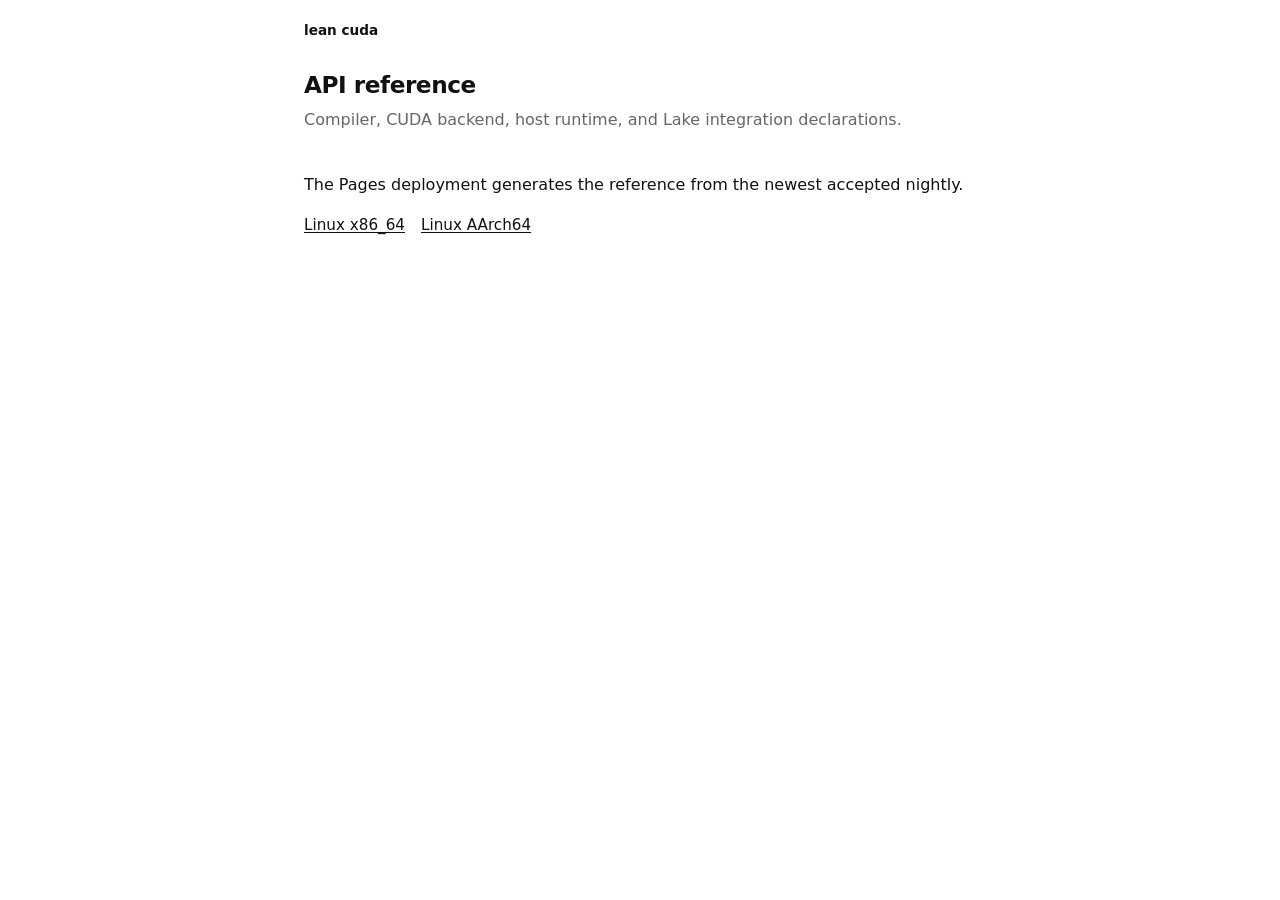
<file: site/api/index.html>
<!doctype html>
<html lang="en">
<head>
  <meta charset="utf-8">
  <meta name="viewport" content="width=device-width, initial-scale=1">
  <meta name="description" content="Lean CUDA compiler and backend API reference.">
  <title>API reference · Lean CUDA</title>
  <link rel="stylesheet" href="../styles.css">
</head>
<body>
  <main>
    <nav><a class="brand" href="../index.html">lean cuda</a></nav>
    <header class="page-hero">
      <h1>API reference</h1>
      <p class="lede">Compiler, CUDA backend, host runtime, and Lake integration declarations.</p>
    </header>
    <section>
      <p>The Pages deployment generates the reference from the newest accepted nightly.</p>
      <p class="actions">
        <a href="x86_64/">Linux x86_64</a>
        <a href="aarch64/">Linux AArch64</a>
      </p>
    </section>
  </main>
</body>
</html>
</file>
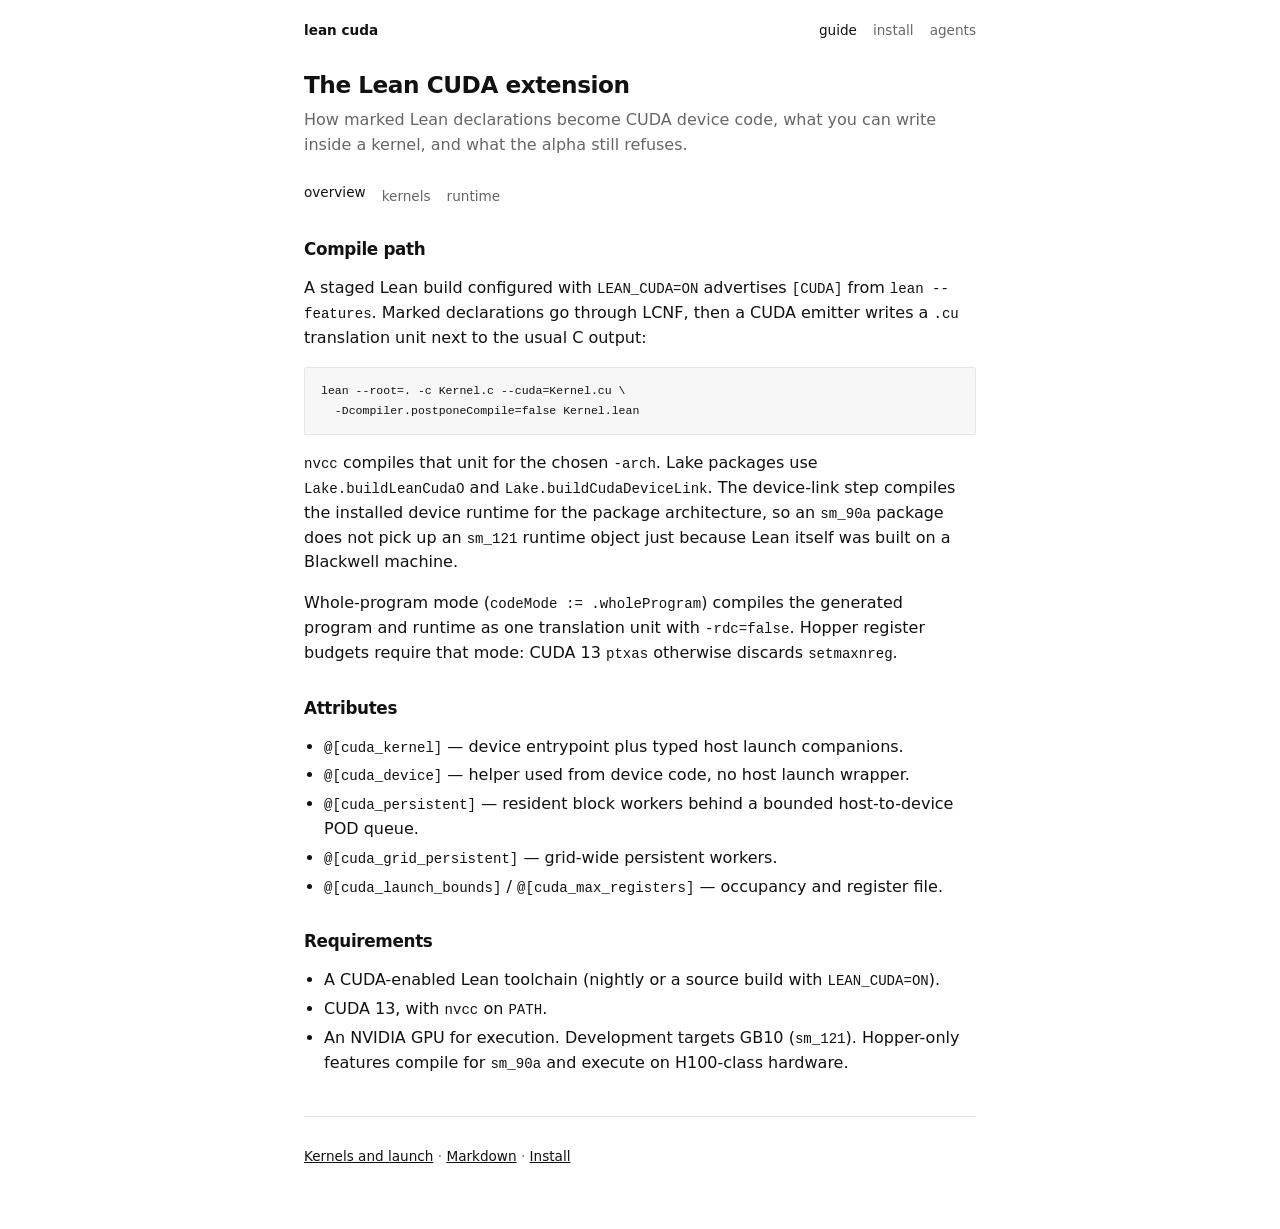
<file: site/docs/index.html>
<!doctype html>
<html lang="en">
<head>
  <meta charset="utf-8">
  <meta name="viewport" content="width=device-width, initial-scale=1">
  <meta name="description" content="Guide to the experimental Lean CUDA compiler backend.">
  <title>Guide · Lean CUDA</title>
  <link rel="stylesheet" href="../styles.css">
  <link rel="alternate" type="text/markdown" href="index.md" title="Markdown">
</head>
<body>
  <main>
    <nav>
      <a class="brand" href="../index.html">lean cuda</a>
      <div class="links">
        <a href="index.html" aria-current="page">guide</a>
        <a href="../install.html">install</a>
        <a href="../agent.md">agents</a>
      </div>
    </nav>

    <header class="page-hero">
      <h1>The Lean CUDA extension</h1>
      <p class="lede">
        How marked Lean declarations become CUDA device code, what you can write
        inside a kernel, and what the alpha still refuses.
      </p>
    </header>

    <ul class="doc-nav">
      <li><a href="index.html" aria-current="page">overview</a></li>
      <li><a href="kernels.html">kernels</a></li>
      <li><a href="runtime.html">runtime</a></li>
    </ul>

    <section>
      <h2>Compile path</h2>
      <p>
        A staged Lean build configured with <code>LEAN_CUDA=ON</code> advertises
        <code>[CUDA]</code> from <code>lean --features</code>. Marked declarations
        go through LCNF, then a CUDA emitter writes a <code>.cu</code> translation
        unit next to the usual C output:
      </p>
      <pre><code>lean --root=. -c Kernel.c --cuda=Kernel.cu \
  -Dcompiler.postponeCompile=false Kernel.lean</code></pre>
      <p>
        <code>nvcc</code> compiles that unit for the chosen <code>-arch</code>.
        Lake packages use <code>Lake.buildLeanCudaO</code> and
        <code>Lake.buildCudaDeviceLink</code>. The device-link step compiles the
        installed device runtime for the package architecture, so an
        <code>sm_90a</code> package does not pick up an <code>sm_121</code> runtime
        object just because Lean itself was built on a Blackwell machine.
      </p>
      <p>
        Whole-program mode (<code>codeMode := .wholeProgram</code>) compiles the
        generated program and runtime as one translation unit with
        <code>-rdc=false</code>. Hopper register budgets require that mode:
        CUDA 13 <code>ptxas</code> otherwise discards <code>setmaxnreg</code>.
      </p>
    </section>

    <section>
      <h2>Attributes</h2>
      <ul>
        <li><code>@[cuda_kernel]</code> — device entrypoint plus typed host launch companions.</li>
        <li><code>@[cuda_device]</code> — helper used from device code, no host launch wrapper.</li>
        <li><code>@[cuda_persistent]</code> — resident block workers behind a bounded host-to-device POD queue.</li>
        <li><code>@[cuda_grid_persistent]</code> — grid-wide persistent workers.</li>
        <li><code>@[cuda_launch_bounds]</code> / <code>@[cuda_max_registers]</code> — occupancy and register file.</li>
      </ul>
    </section>

    <section>
      <h2>Requirements</h2>
      <ul>
        <li>A CUDA-enabled Lean toolchain (nightly or a source build with <code>LEAN_CUDA=ON</code>).</li>
        <li>CUDA 13, with <code>nvcc</code> on <code>PATH</code>.</li>
        <li>An NVIDIA GPU for execution. Development targets GB10 (<code>sm_121</code>). Hopper-only features compile for <code>sm_90a</code> and execute on H100-class hardware.</li>
      </ul>
    </section>

    <footer>
      <p><a href="kernels.html">Kernels and launch</a> · <a href="index.md">Markdown</a> · <a href="../install.html">Install</a></p>
    </footer>
  </main>
</body>
</html>
</file>
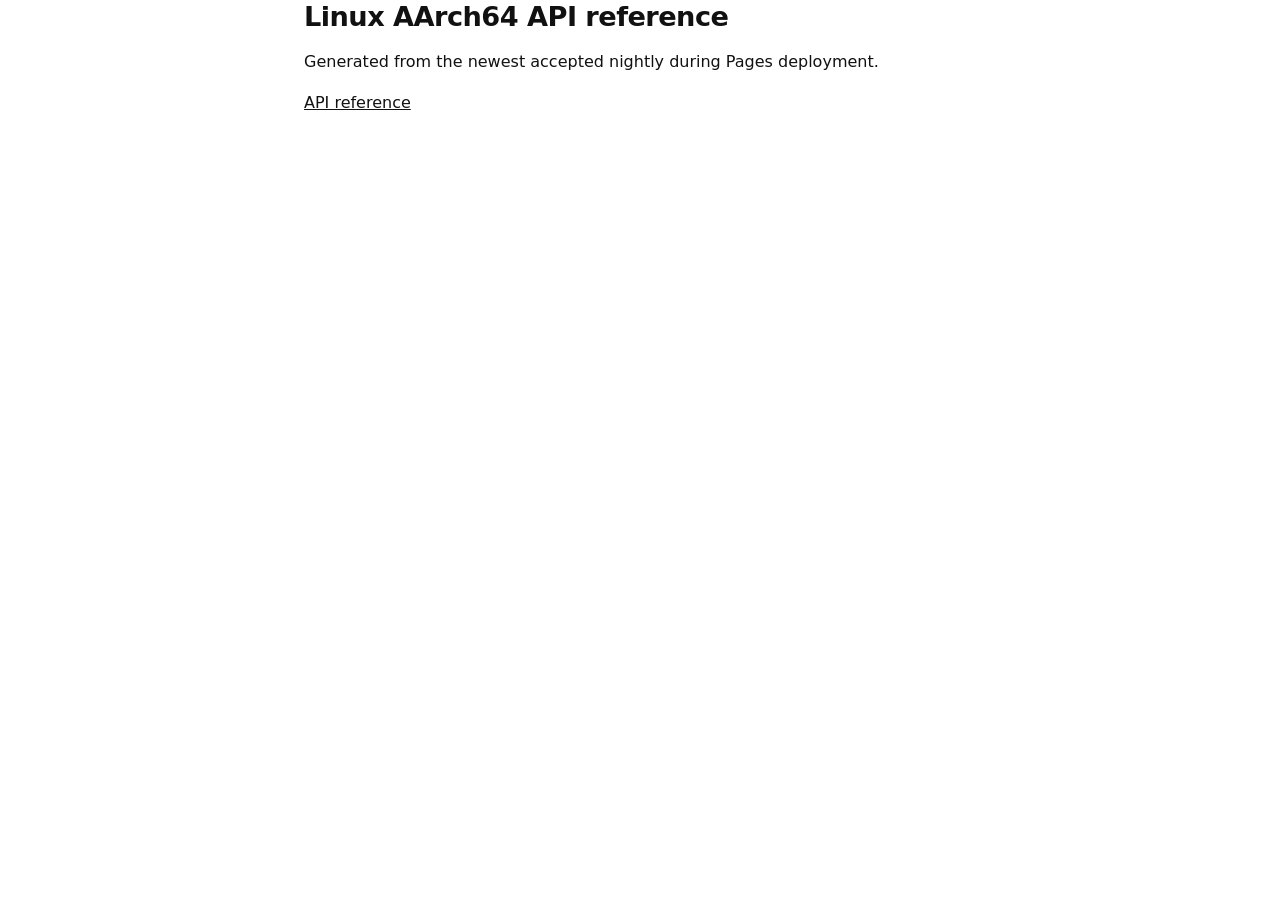
<file: site/api/aarch64/index.html>
<!doctype html>
<html lang="en">
<head>
  <meta charset="utf-8">
  <meta name="viewport" content="width=device-width, initial-scale=1">
  <title>Linux AArch64 API reference · Lean CUDA</title>
  <link rel="stylesheet" href="../../styles.css">
</head>
<body>
  <main>
    <h1>Linux AArch64 API reference</h1>
    <p>Generated from the newest accepted nightly during Pages deployment.</p>
    <p><a href="../index.html">API reference</a></p>
  </main>
</body>
</html>
</file>
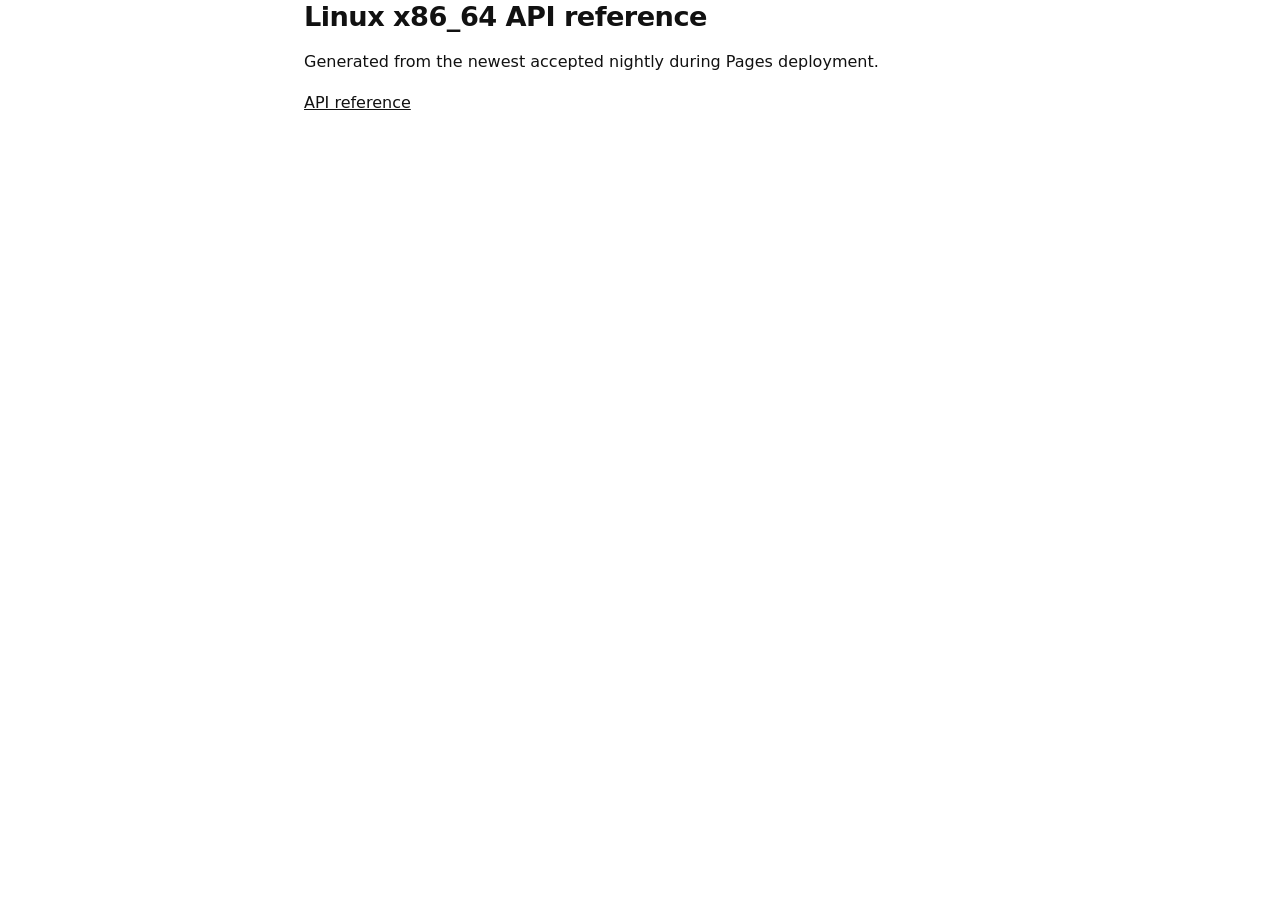
<file: site/api/x86_64/index.html>
<!doctype html>
<html lang="en">
<head>
  <meta charset="utf-8">
  <meta name="viewport" content="width=device-width, initial-scale=1">
  <title>Linux x86_64 API reference · Lean CUDA</title>
  <link rel="stylesheet" href="../../styles.css">
</head>
<body>
  <main>
    <h1>Linux x86_64 API reference</h1>
    <p>Generated from the newest accepted nightly during Pages deployment.</p>
    <p><a href="../index.html">API reference</a></p>
  </main>
</body>
</html>
</file>
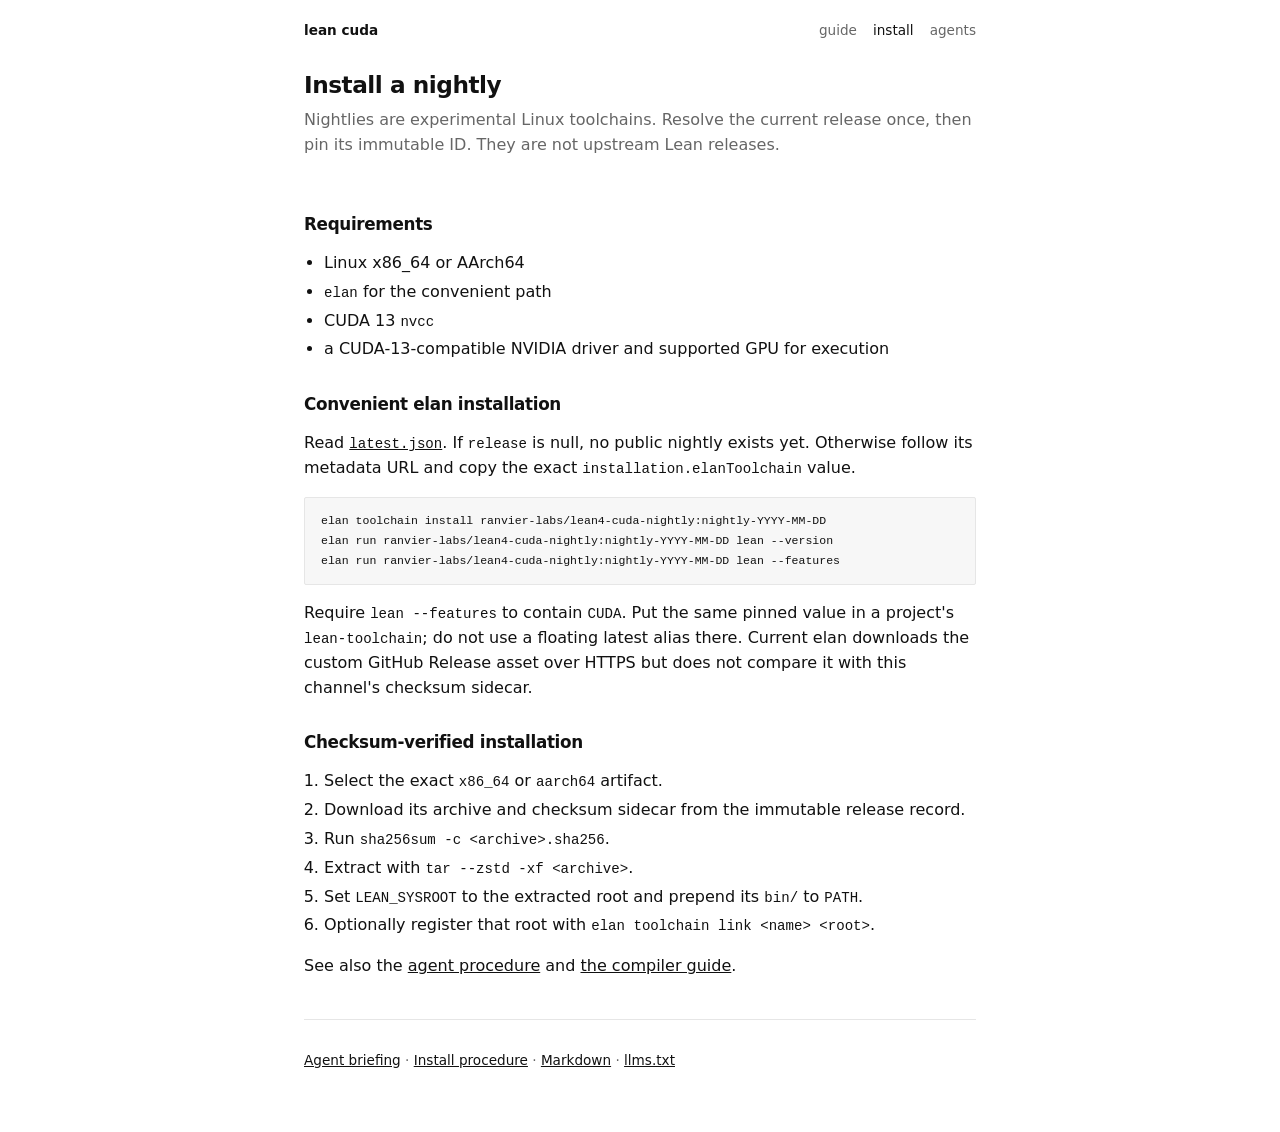
<file: site/install.html>
<!doctype html>
<html lang="en">
<head>
  <meta charset="utf-8">
  <meta name="viewport" content="width=device-width, initial-scale=1">
  <meta name="description" content="Install an immutable Lean CUDA nightly toolchain.">
  <title>Install · Lean CUDA</title>
  <link rel="stylesheet" href="styles.css">
  <link rel="alternate" type="text/markdown" href="install.md" title="Markdown">
</head>
<body>
  <main>
    <nav>
      <a class="brand" href="index.html">lean cuda</a>
      <div class="links">
        <a href="docs/index.html">guide</a>
        <a href="install.html" aria-current="page">install</a>
        <a href="agent.md">agents</a>
      </div>
    </nav>

    <header class="page-hero">
      <h1>Install a nightly</h1>
      <p class="lede">
        Nightlies are experimental Linux toolchains. Resolve the current release once,
        then pin its immutable ID. They are not upstream Lean releases.
      </p>
    </header>

    <section>
      <h2>Requirements</h2>
      <ul>
        <li>Linux x86_64 or AArch64</li>
        <li><code>elan</code> for the convenient path</li>
        <li>CUDA 13 <code>nvcc</code></li>
        <li>a CUDA-13-compatible NVIDIA driver and supported GPU for execution</li>
      </ul>
    </section>

    <section>
      <h2>Convenient elan installation</h2>
      <p>
        Read <a href="releases/v1/latest.json"><code>latest.json</code></a>. If
        <code>release</code> is null, no public nightly exists yet. Otherwise follow
        its metadata URL and copy the exact <code>installation.elanToolchain</code> value.
      </p>
      <pre><code>elan toolchain install ranvier-labs/lean4-cuda-nightly:nightly-YYYY-MM-DD
elan run ranvier-labs/lean4-cuda-nightly:nightly-YYYY-MM-DD lean --version
elan run ranvier-labs/lean4-cuda-nightly:nightly-YYYY-MM-DD lean --features</code></pre>
      <p>
        Require <code>lean --features</code> to contain <code>CUDA</code>. Put the same
        pinned value in a project's <code>lean-toolchain</code>; do not use a floating
        latest alias there. Current elan downloads the custom GitHub Release asset over
        HTTPS but does not compare it with this channel's checksum sidecar.
      </p>
    </section>

    <section>
      <h2>Checksum-verified installation</h2>
      <ol>
        <li>Select the exact <code>x86_64</code> or <code>aarch64</code> artifact.</li>
        <li>Download its archive and checksum sidecar from the immutable release record.</li>
        <li>Run <code>sha256sum -c &lt;archive&gt;.sha256</code>.</li>
        <li>Extract with <code>tar --zstd -xf &lt;archive&gt;</code>.</li>
        <li>Set <code>LEAN_SYSROOT</code> to the extracted root and prepend its <code>bin/</code> to <code>PATH</code>.</li>
        <li>Optionally register that root with <code>elan toolchain link &lt;name&gt; &lt;root&gt;</code>.</li>
      </ol>
      <p>
        See also the <a href="agent-install.md">agent procedure</a> and
        <a href="docs/index.html">the compiler guide</a>.
      </p>
    </section>

    <footer>
      <p><a href="agent.md">Agent briefing</a> · <a href="agent-install.md">Install procedure</a> · <a href="install.md">Markdown</a> · <a href="llms.txt">llms.txt</a></p>
    </footer>
  </main>
</body>
</html>
</file>
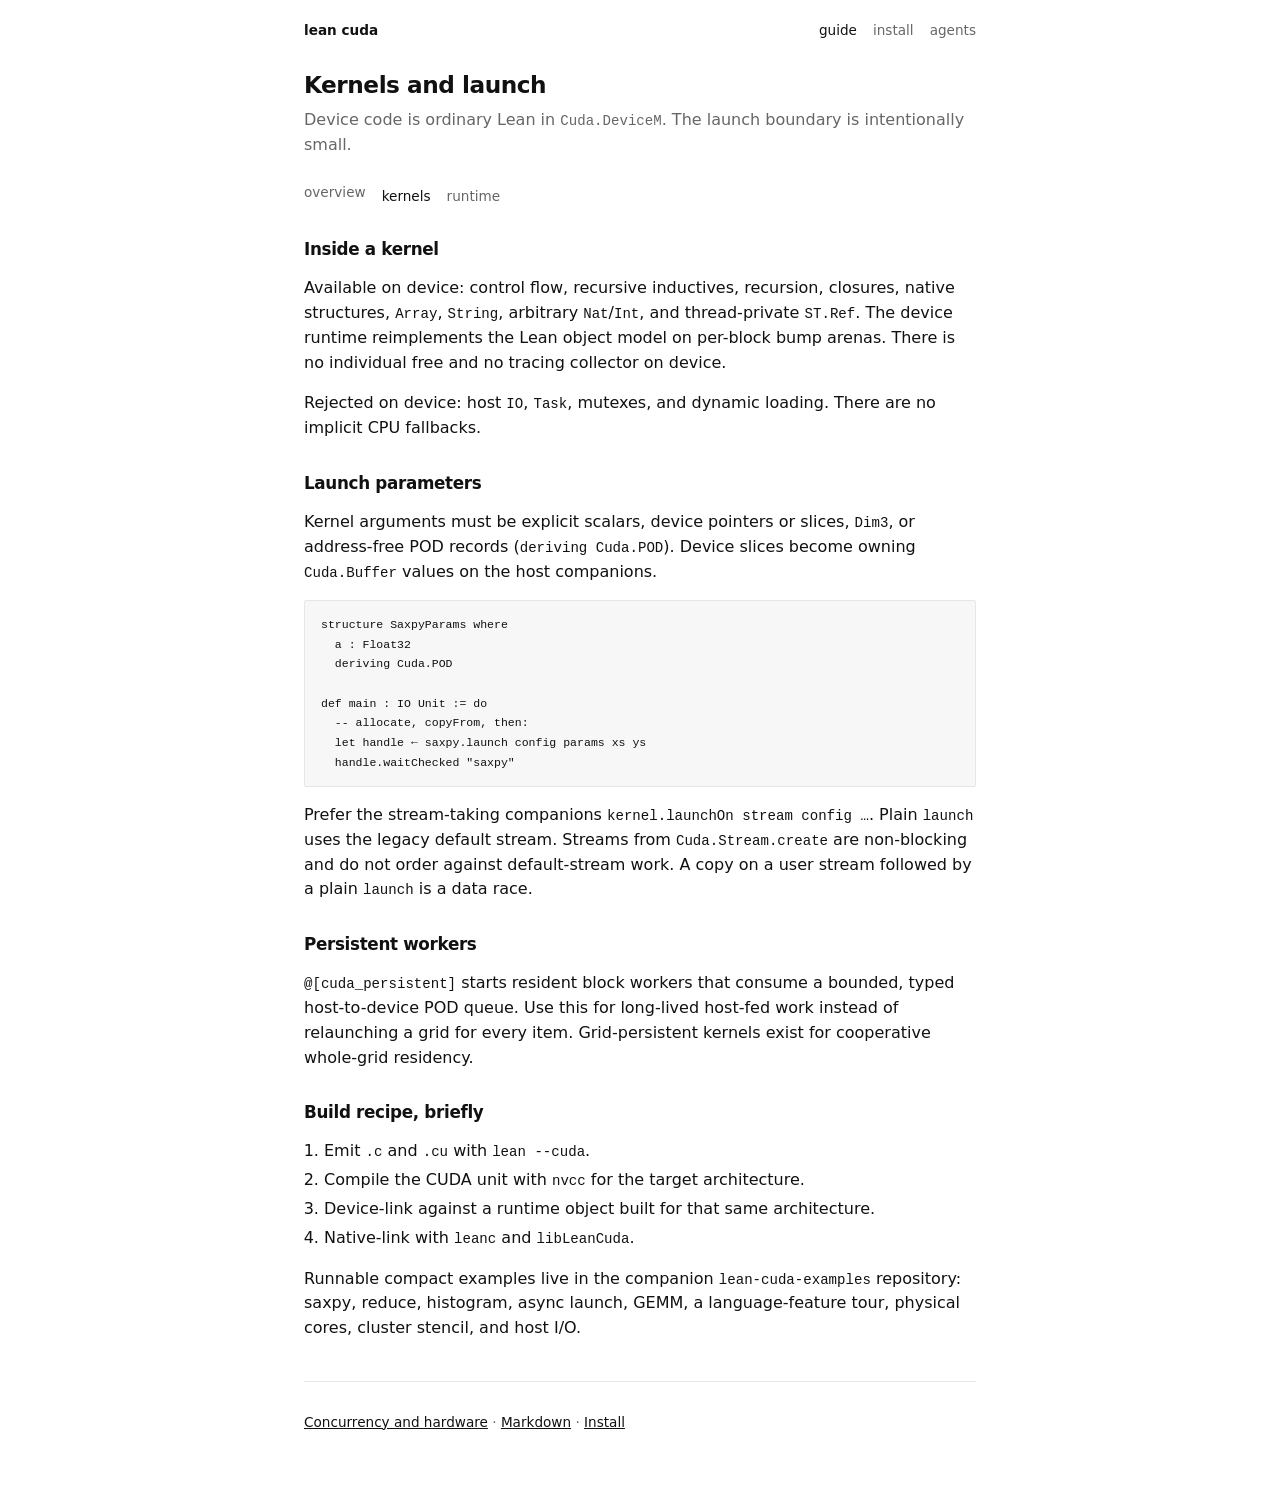
<file: site/docs/kernels.html>
<!doctype html>
<html lang="en">
<head>
  <meta charset="utf-8">
  <meta name="viewport" content="width=device-width, initial-scale=1">
  <meta name="description" content="Lean CUDA kernels, DeviceM, and the host launch ABI.">
  <title>Kernels · Lean CUDA</title>
  <link rel="stylesheet" href="../styles.css">
  <link rel="alternate" type="text/markdown" href="kernels.md" title="Markdown">
</head>
<body>
  <main>
    <nav>
      <a class="brand" href="../index.html">lean cuda</a>
      <div class="links">
        <a href="index.html" aria-current="page">guide</a>
        <a href="../install.html">install</a>
        <a href="../agent.md">agents</a>
      </div>
    </nav>

    <header class="page-hero">
      <h1>Kernels and launch</h1>
      <p class="lede">
        Device code is ordinary Lean in <code>Cuda.DeviceM</code>. The launch
        boundary is intentionally small.
      </p>
    </header>

    <ul class="doc-nav">
      <li><a href="index.html">overview</a></li>
      <li><a href="kernels.html" aria-current="page">kernels</a></li>
      <li><a href="runtime.html">runtime</a></li>
    </ul>

    <section>
      <h2>Inside a kernel</h2>
      <p>
        Available on device: control flow, recursive inductives, recursion, closures,
        native structures, <code>Array</code>, <code>String</code>, arbitrary
        <code>Nat</code>/<code>Int</code>, and thread-private <code>ST.Ref</code>.
        The device runtime reimplements the Lean object model on per-block bump arenas.
        There is no individual free and no tracing collector on device.
      </p>
      <p>
        Rejected on device: host <code>IO</code>, <code>Task</code>, mutexes, and
        dynamic loading. There are no implicit CPU fallbacks.
      </p>
    </section>

    <section>
      <h2>Launch parameters</h2>
      <p>
        Kernel arguments must be explicit scalars, device pointers or slices,
        <code>Dim3</code>, or address-free POD records (<code>deriving Cuda.POD</code>).
        Device slices become owning <code>Cuda.Buffer</code> values on the host companions.
      </p>
      <pre><code>structure SaxpyParams where
  a : Float32
  deriving Cuda.POD

def main : IO Unit := do
  -- allocate, copyFrom, then:
  let handle ← saxpy.launch config params xs ys
  handle.waitChecked "saxpy"</code></pre>
      <p>
        Prefer the stream-taking companions <code>kernel.launchOn stream config …</code>.
        Plain <code>launch</code> uses the legacy default stream. Streams from
        <code>Cuda.Stream.create</code> are non-blocking and do not order against
        default-stream work. A copy on a user stream followed by a plain
        <code>launch</code> is a data race.
      </p>
    </section>

    <section>
      <h2>Persistent workers</h2>
      <p>
        <code>@[cuda_persistent]</code> starts resident block workers that consume a
        bounded, typed host-to-device POD queue. Use this for long-lived host-fed
        work instead of relaunching a grid for every item. Grid-persistent kernels
        exist for cooperative whole-grid residency.
      </p>
    </section>

    <section>
      <h2>Build recipe, briefly</h2>
      <ol>
        <li>Emit <code>.c</code> and <code>.cu</code> with <code>lean --cuda</code>.</li>
        <li>Compile the CUDA unit with <code>nvcc</code> for the target architecture.</li>
        <li>Device-link against a runtime object built for that same architecture.</li>
        <li>Native-link with <code>leanc</code> and <code>libLeanCuda</code>.</li>
      </ol>
      <p>
        Runnable compact examples live in the companion
        <code>lean-cuda-examples</code> repository: saxpy, reduce, histogram,
        async launch, GEMM, a language-feature tour, physical cores, cluster stencil,
        and host I/O.
      </p>
    </section>

    <footer>
      <p><a href="runtime.html">Concurrency and hardware</a> · <a href="kernels.md">Markdown</a> · <a href="../install.html">Install</a></p>
    </footer>
  </main>
</body>
</html>
</file>
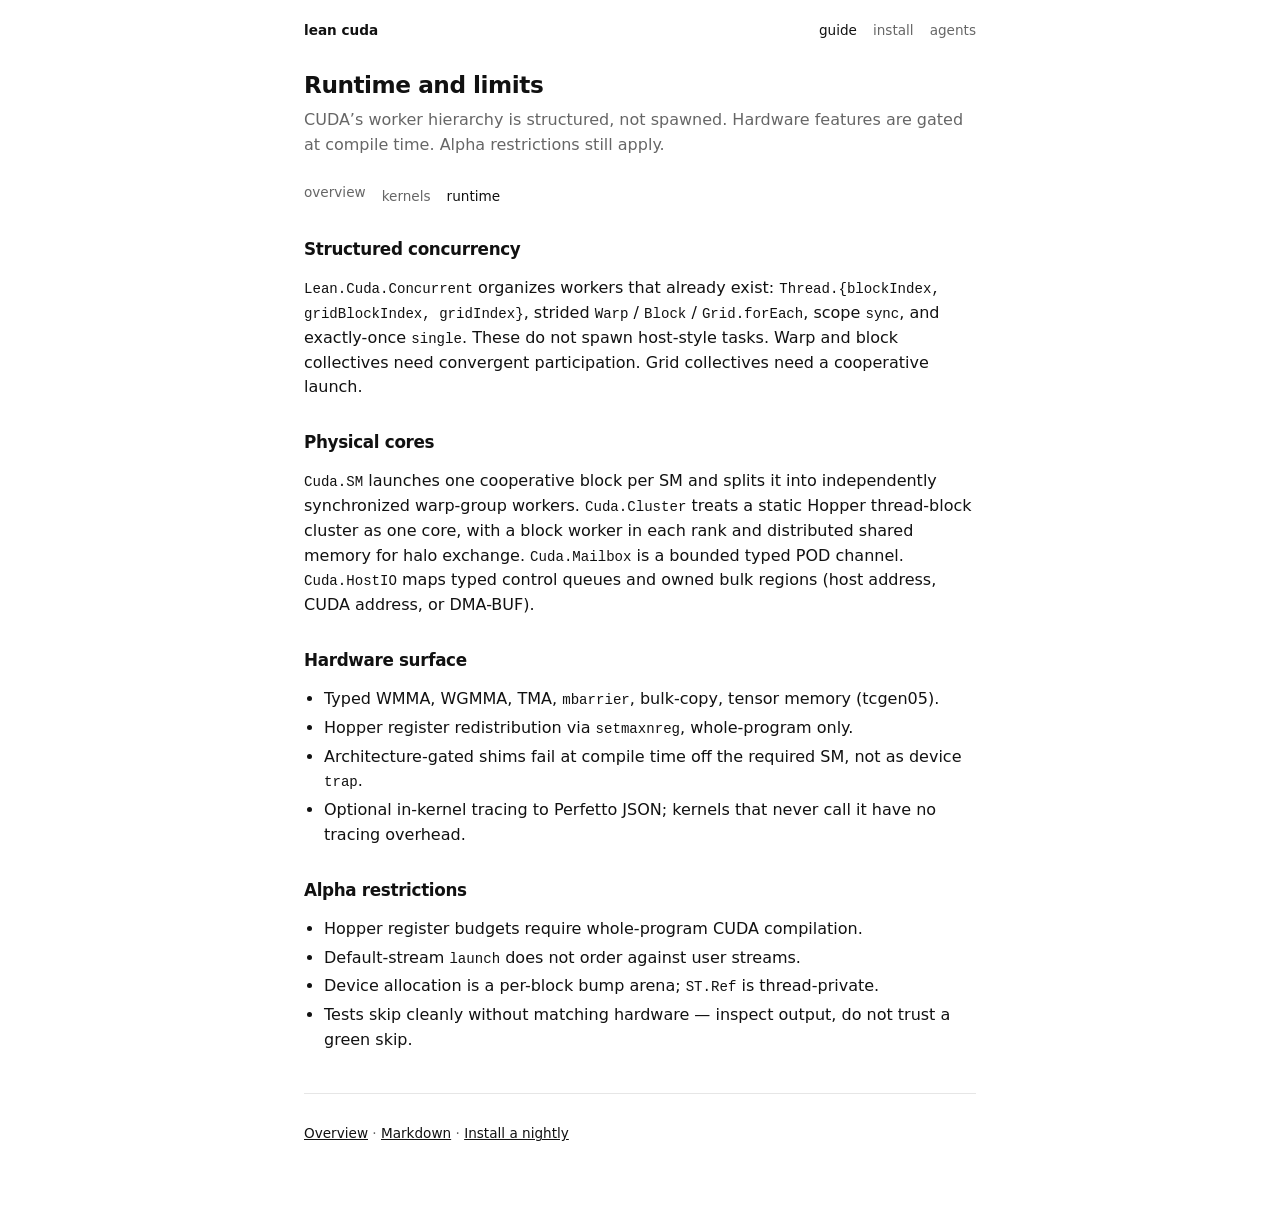
<file: site/docs/runtime.html>
<!doctype html>
<html lang="en">
<head>
  <meta charset="utf-8">
  <meta name="viewport" content="width=device-width, initial-scale=1">
  <meta name="description" content="Lean CUDA concurrency, physical cores, and alpha limits.">
  <title>Runtime · Lean CUDA</title>
  <link rel="stylesheet" href="../styles.css">
  <link rel="alternate" type="text/markdown" href="runtime.md" title="Markdown">
</head>
<body>
  <main>
    <nav>
      <a class="brand" href="../index.html">lean cuda</a>
      <div class="links">
        <a href="index.html" aria-current="page">guide</a>
        <a href="../install.html">install</a>
        <a href="../agent.md">agents</a>
      </div>
    </nav>

    <header class="page-hero">
      <h1>Runtime and limits</h1>
      <p class="lede">
        CUDA’s worker hierarchy is structured, not spawned. Hardware features are
        gated at compile time. Alpha restrictions still apply.
      </p>
    </header>

    <ul class="doc-nav">
      <li><a href="index.html">overview</a></li>
      <li><a href="kernels.html">kernels</a></li>
      <li><a href="runtime.html" aria-current="page">runtime</a></li>
    </ul>

    <section>
      <h2>Structured concurrency</h2>
      <p>
        <code>Lean.Cuda.Concurrent</code> organizes workers that already exist:
        <code>Thread.{blockIndex, gridBlockIndex, gridIndex}</code>, strided
        <code>Warp</code> / <code>Block</code> / <code>Grid.forEach</code>, scope
        <code>sync</code>, and exactly-once <code>single</code>. These do not spawn
        host-style tasks. Warp and block collectives need convergent participation.
        Grid collectives need a cooperative launch.
      </p>
    </section>

    <section>
      <h2>Physical cores</h2>
      <p>
        <code>Cuda.SM</code> launches one cooperative block per SM and splits it into
        independently synchronized warp-group workers. <code>Cuda.Cluster</code>
        treats a static Hopper thread-block cluster as one core, with a block worker
        in each rank and distributed shared memory for halo exchange.
        <code>Cuda.Mailbox</code> is a bounded typed POD channel.
        <code>Cuda.HostIO</code> maps typed control queues and owned bulk regions
        (host address, CUDA address, or DMA-BUF).
      </p>
    </section>

    <section>
      <h2>Hardware surface</h2>
      <ul>
        <li>Typed WMMA, WGMMA, TMA, <code>mbarrier</code>, bulk-copy, tensor memory (tcgen05).</li>
        <li>Hopper register redistribution via <code>setmaxnreg</code>, whole-program only.</li>
        <li>Architecture-gated shims fail at compile time off the required SM, not as device <code>trap</code>.</li>
        <li>Optional in-kernel tracing to Perfetto JSON; kernels that never call it have no tracing overhead.</li>
      </ul>
    </section>

    <section>
      <h2>Alpha restrictions</h2>
      <ul>
        <li>Hopper register budgets require whole-program CUDA compilation.</li>
        <li>Default-stream <code>launch</code> does not order against user streams.</li>
        <li>Device allocation is a per-block bump arena; <code>ST.Ref</code> is thread-private.</li>
        <li>Tests skip cleanly without matching hardware — inspect output, do not trust a green skip.</li>
      </ul>
    </section>

    <footer>
      <p><a href="index.html">Overview</a> · <a href="runtime.md">Markdown</a> · <a href="../install.html">Install a nightly</a></p>
    </footer>
  </main>
</body>
</html>
</file>
<file: site/styles.css>
:root {
  color-scheme: light;
  --bg: #fff;
  --text: #111;
  --muted: #666;
  --line: #e6e6e6;
  --accent: #111;
  --code-bg: #f7f7f7;
  font-family: ui-sans-serif, system-ui, -apple-system, "Segoe UI", Helvetica, Arial, sans-serif;
}

* { box-sizing: border-box; }

body {
  margin: 0;
  background: var(--bg);
  color: var(--text);
  line-height: 1.55;
  font-size: 16px;
}

code, pre, .mono {
  font-family: ui-monospace, "SFMono-Regular", Menlo, Consolas, monospace;
}

main {
  width: min(42rem, calc(100% - 2.5rem));
  margin: 0 auto;
  padding-bottom: 3rem;
}

nav {
  display: flex;
  justify-content: space-between;
  align-items: baseline;
  gap: 1rem;
  padding: 1.25rem 0 0;
  font-size: 0.85rem;
}

nav .brand {
  color: var(--text);
  text-decoration: none;
  font-weight: 600;
}

nav .links { display: flex; gap: 1rem; }
nav a { color: var(--muted); text-decoration: none; }
nav a:hover, nav a[aria-current="page"] { color: var(--text); }

.hero { padding: 2.4rem 0 1rem; }
.page-hero { padding: 1.8rem 0 0.6rem; }

h1, h2, h3 {
  font-weight: 600;
  line-height: 1.25;
  letter-spacing: -0.02em;
}
h1 { font-size: 1.7rem; margin: 0 0 0.6rem; }
.page-hero h1 { font-size: 1.45rem; }
h2 { margin: 2rem 0 0.6rem; font-size: 1.05rem; }
h3 { margin: 1.2rem 0 0.25rem; font-size: 1rem; }

.lede { color: var(--muted); margin: 0 0 0.9rem; }

a { color: var(--text); }
a:hover { color: var(--muted); }

.actions { display: flex; flex-wrap: wrap; gap: 0.2rem 1rem; margin: 0.5rem 0 0; }
.actions a {
  font-size: 0.95rem;
  padding: 0;
  border: 0;
  background: none;
  text-decoration: underline;
  text-underline-offset: 0.15em;
}

pre {
  background: var(--code-bg);
  border: 1px solid var(--line);
  border-radius: 2px;
  padding: 0.85rem 1rem;
  overflow-x: auto;
  font-size: 0.82rem;
  line-height: 1.5;
}

.lean .kw { font-weight: 650; }
.lean .at { color: #444; }
.lean .cm { color: #888; }

code { font-size: 0.88em; }
p code, li code {
  background: transparent;
  border: 0;
  padding: 0;
}

ul, ol { padding-left: 1.25rem; }
li + li { margin-top: 0.25rem; }

.muted, .release-row p, footer { color: var(--muted); }

.status-card, article, .release-row {
  border: 0;
  border-radius: 0;
  padding: 0.2rem 0;
  background: transparent;
}

.status-card strong { color: var(--text); }

.status-state {
  display: inline-flex;
  align-items: center;
  gap: 0.35rem;
  margin-right: 0.25rem;
  color: var(--muted);
  font-size: 0.75rem;
  font-weight: 650;
  letter-spacing: 0.04em;
  text-transform: uppercase;
}
.status-state::before {
  width: 0.5rem;
  height: 0.5rem;
  border-radius: 50%;
  background: var(--muted);
  content: "";
}
.status-running::before { background: #a86400; }
.status-accepted::before { background: #237a3b; }
.status-failed::before { background: #b42318; }

.install-command { margin: 0.7rem 0 0.3rem; }
.release-facts {
  color: var(--muted);
  margin: 0.3rem 0 0;
}
.release-facts strong { color: var(--text); }
.compiler-path {
  display: flex;
  flex-wrap: wrap;
  align-items: center;
  gap: 0.25rem 0.5rem;
}
.compiler-path span { color: var(--muted); }

.release-list { display: grid; gap: 0.25rem; }
.release-row {
  display: flex;
  justify-content: space-between;
  align-items: baseline;
  gap: 1rem;
}
.release-row h3 { margin: 0; font-size: 1rem; font-weight: 500; }
.release-row code { color: var(--muted); }
.release-links {
  display: flex;
  flex-wrap: wrap;
  gap: 0.25rem 0.8rem;
}

.doc-nav {
  display: flex;
  flex-wrap: wrap;
  gap: 0.4rem 1rem;
  margin: 0 0 1.2rem;
  padding: 0;
  list-style: none;
  font-size: 0.85rem;
}
.doc-nav a { color: var(--muted); text-decoration: none; }
.doc-nav a:hover, .doc-nav a[aria-current="page"] { color: var(--text); }

footer {
  border-top: 1px solid var(--line);
  margin-top: 2.5rem;
  padding: 1rem 0 0;
  font-size: 0.85rem;
}

@media (max-width: 40rem) {
  .release-row { align-items: flex-start; flex-direction: column; }
  nav { flex-wrap: wrap; }
}
</file>
